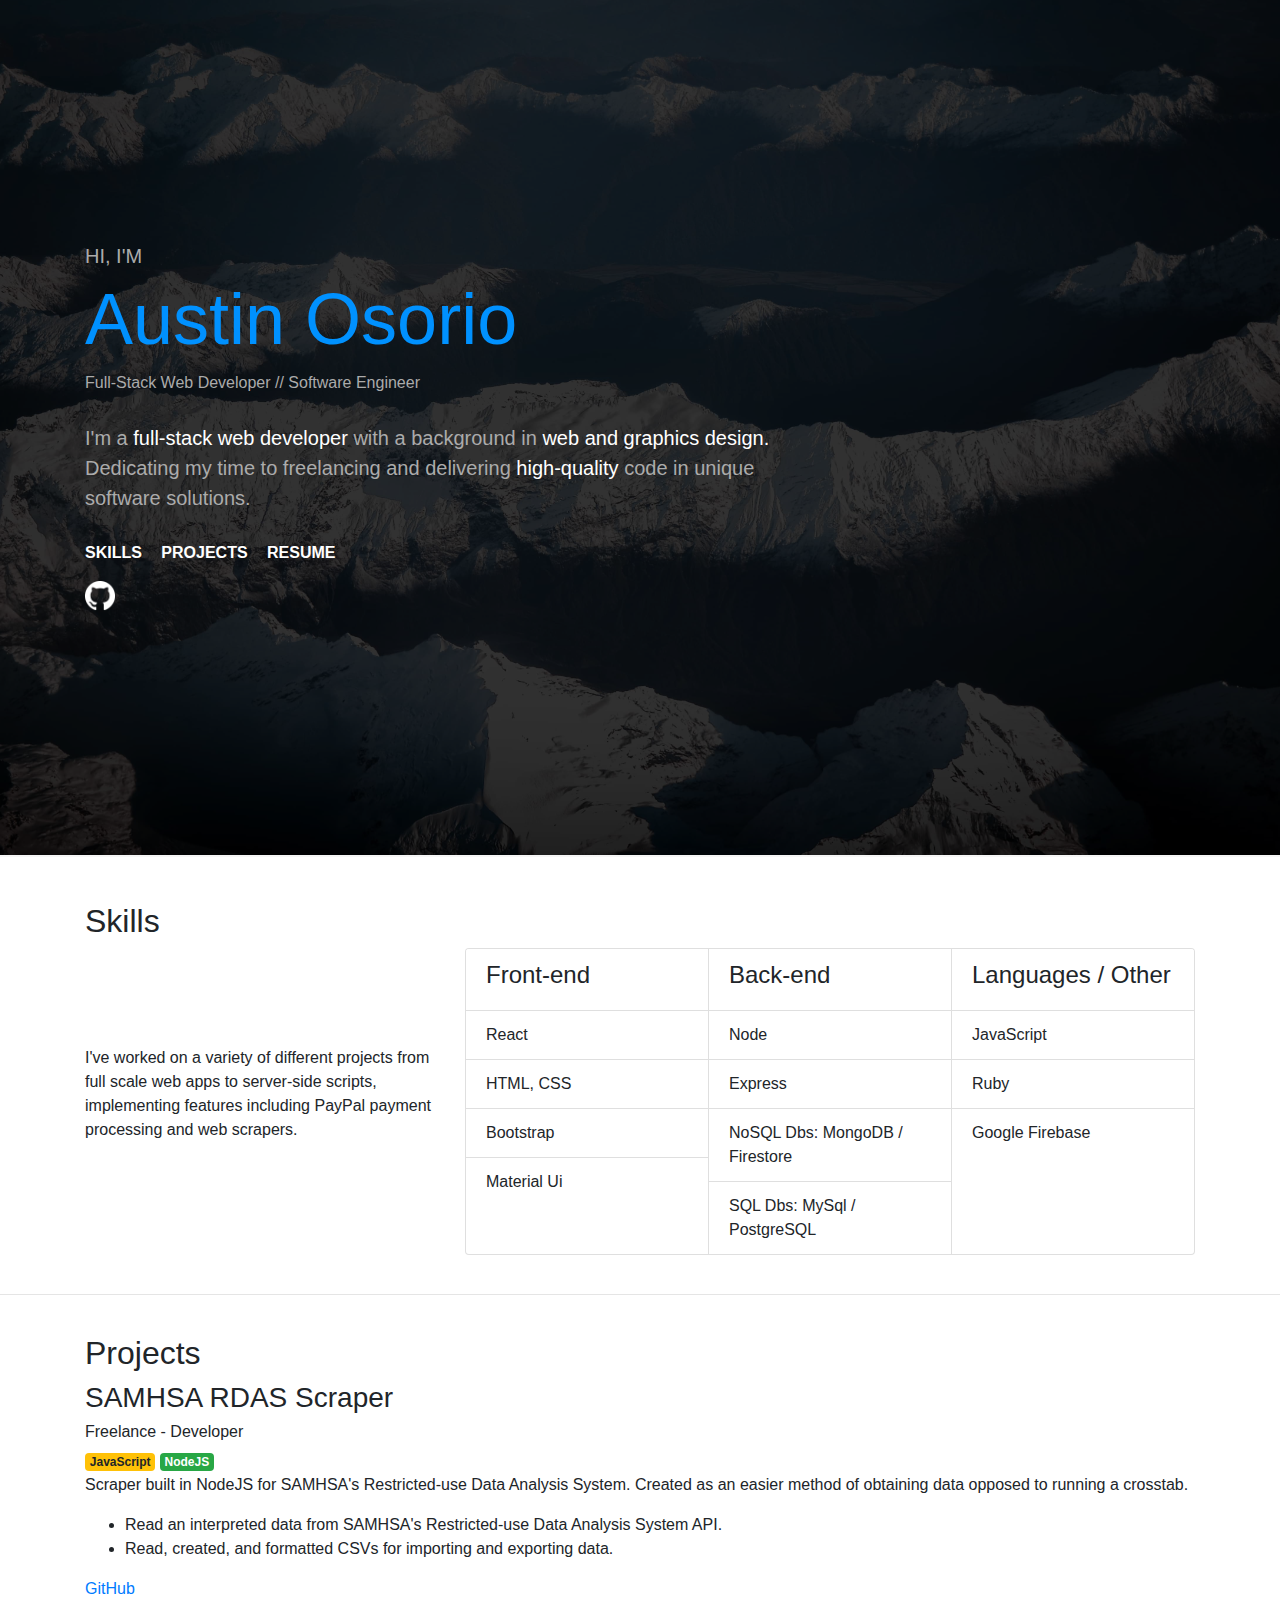
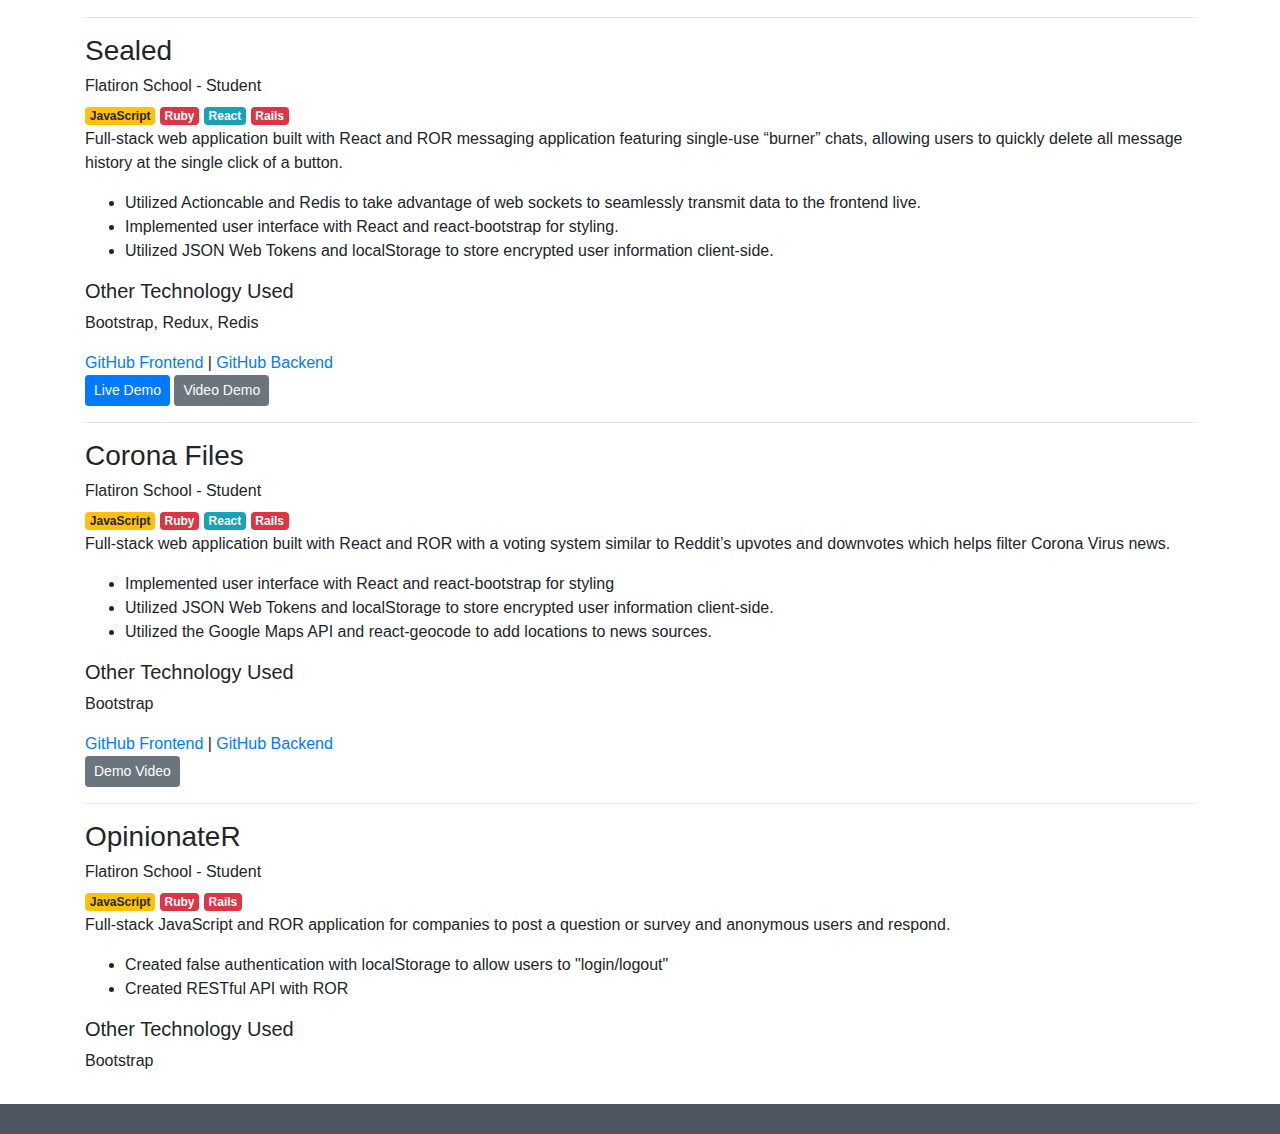
<file: index.html>
<!DOCTYPE html>
<html lang="en">
  <head>
    <meta charset="UTF-8" />
    <meta name="viewport" content="width=device-width, initial-scale=1.0" />
    <title>Austin Osorio</title>
    <link
      rel="stylesheet"
      href="https://stackpath.bootstrapcdn.com/bootstrap/4.5.2/css/bootstrap.min.css"
      integrity="sha384-JcKb8q3iqJ61gNV9KGb8thSsNjpSL0n8PARn9HuZOnIxN0hoP+VmmDGMN5t9UJ0Z"
      crossorigin="anonymous"
    />
    <link rel="stylesheet" href="./css/styles.css" />
  </head>

  <body>
    <a id="about"></a>
    <div class="jumbotron jumbo-padding row align-items-center">
      <div class="container">
        <div class="row">
          <div class="col-sm-8">
            <h5 class="grey-text">
              HI, I'M
            </h5>
            <h1 class="display-3 title">
              <strong>
                Austin Osorio
              </strong>
            </h1>
            <p class="sub-title">
                Full-Stack Web Developer // Software Engineer
            </p>

            <p  class="title-spacing lead">
              <strong>
                <span class="grey-text">I'm a</span> full-stack web developer <span class="grey-text">with a background in</span>  web and graphics design. 
                <span class="grey-text">Dedicating my time to freelancing and delivering</span> high-quality 
                <span class="grey-text">code in unique software solutions.</span>
              </strong>
            </p>
            <p>
              <span class="tab-spacing">
                <strong>
                  <a class="jumbo-links" href="#skills">
                    SKILLS
                  </a>
                </strong>
              </span>
              <span class="tab-spacing">
                <strong>
                  <a class="jumbo-links" href="#projects">
                    PROJECTS
                  </a>
                </strong>
              </span>
              <span class="tab-spacing">
              <strong>
                <a class="jumbo-links" href="./files/Resume_austin.pdf" download>
                  RESUME
                </a>
              </strong>
            </span>
            </p>
            <a href="https://github.com/austinoso">
              <img class="social-icon" src="./images/GitHub-Mark-Light-64px.png" />
            </a>    
          </div>
        </div>
      </div>
    </div>

    <div class="container spacing">
      <a id="skills"></a>
      <h2>Skills</h2>
      <div class="row align-items-center">
        <div class="col-sm-4">
          <p>
            I've worked on a variety of different projects from full scale web apps to server-side scripts, implementing features including PayPal payment processing and web scrapers.
          </p>
        </div>
        <div class="col-sm-8">
          <div class="card-group">
            <div class="card">
              <ul class="list-group list-group-flush">
                <li class="list-group-item">
                  <h4>Front-end</h4>
                </li>
                <li class="list-group-item">React</li>
                <li class="list-group-item">HTML, CSS</li>
                <li class="list-group-item">Bootstrap</li>
                <li class="list-group-item">Material Ui</li>
              </ul>
            </div>
            <div class="card">
              <ul class="list-group list-group-flush">
                <li class="list-group-item">
                  <h4>Back-end</h4>
                  <li class="list-group-item">Node</li>
                  <li class="list-group-item">Express</li>
                  <li class="list-group-item">NoSQL Dbs: MongoDB / Firestore</li>
                  <li class="list-group-item">SQL Dbs: MySql / PostgreSQL</li>
                </li>
              </ul>
            </div>
            <div class="card">
              <ul class="list-group list-group-flush">
                <li class="list-group-item">
                  <h4>Languages / Other</h4>
                </li>
                <li class="list-group-item">JavaScript</li>
                <li class="list-group-item">Ruby</li>
                <li class="list-group-item">Google Firebase</li>
    
              </ul>
            </div>
          </div>
        </div>
      </div>
    </div>
    <hr class="my-4" />

    <div class="container spacing">
      <a id="projects"></a>

      <h2>Projects</h2>
      <div>
        <h3>SAMHSA RDAS Scraper</h3>
        <h6>Freelance - Developer</h6>

        <span class="badge badge-warning">JavaScript</span>
        <span class="badge badge-success">NodeJS</span>
        <p>
          Scraper built in NodeJS for SAMHSA's Restricted-use Data Analysis System. Created as an easier method of obtaining data opposed to running a crosstab.
        </p>
        <ul>
          <li>
            Read an interpreted data from SAMHSA's Restricted-use Data Analysis System API.
          </li>
          <li>
            Read, created, and formatted CSVs for importing and exporting data. 
          </li>
        </ul>
        <a href="https://github.com/austinoso/samhsa-rdas-scraper">GitHub</a>
        <br />
      </div>
      <hr />
      <div>
        <h3>Sealed</h3>
        <h6>Flatiron School - Student</h6>

        <span class="badge badge-warning">JavaScript</span>
        <span class="badge badge-danger">Ruby</span>
        <span class="badge badge-info">React</span>
        <span class="badge badge-danger">Rails</span>
        <p>
          Full-stack web application built with React and ROR messaging
          application featuring single-use “burner” chats, allowing users to
          quickly delete all message history at the single click of a button.
        </p>
        <ul>
          <li>
            Utilized Actioncable and Redis to take advantage of web sockets to
            seamlessly transmit data to the frontend live.
          </li>
          <li>
            Implemented user interface with React and react-bootstrap for
            styling.
          </li>
          <li>
            Utilized JSON Web Tokens and localStorage to store encrypted user
            information client-side.
          </li>
        </ul>
        <h5>Other Technology Used</h5>
        <p>Bootstrap, Redux, Redis</p>
        <a href="https://github.com/austinoso/sealed-client">GitHub Frontend</a>
        <span> | </span>
        <a href="https://github.com/austinoso/capstone-messaging-api"
          >GitHub Backend</a
        >
        <br />
        <a
          href="https://sealed-client.herokuapp.com/"
          class="btn btn-primary btn-sm"
          >Live Demo</a
        >
        <a href="https://youtu.be/MEx6GdK1emY" class="btn btn-secondary btn-sm"
          >Video Demo</a
        >
      </div>
      <hr />
      <div>
        <h3>Corona Files</h3>
        <h6>Flatiron School - Student</h6>

        <span class="badge badge-warning">JavaScript</span>
        <span class="badge badge-danger">Ruby</span>
        <span class="badge badge-info">React</span>
        <span class="badge badge-danger">Rails</span>
        <p>
          Full-stack web application built with React and ROR with a voting
          system similar to Reddit’s upvotes and downvotes which helps filter Corona
          Virus news.
        </p>
        <ul>
          <li>
            Implemented user interface with React and react-bootstrap for
            styling
          </li>
          <li>
            Utilized JSON Web Tokens and localStorage to store encrypted user
            information client-side.
          </li>
          <li>
            Utilized the Google Maps API and react-geocode to add locations to
            news sources.
          </li>
        </ul>
        <h5>Other Technology Used</h5>
        <p>Bootstrap</p>
        <a href="https://github.com/austinoso/corona-files-client-mirror"
          >GitHub Frontend</a
        >
        <span> | </span>
        <a href="https://github.com/austinoso/corona-files-api-mirror"
          >GitHub Backend</a
        >
        <br />
        <a href="https://youtu.be/G5N-aHhG6z4" class="btn btn-secondary btn-sm"
          >Demo Video</a
        >
      </div>
      <hr />
      <div>
        <h3>OpinionateR</h3>
        <h6>Flatiron School - Student</h6>

        <span class="badge badge-warning">JavaScript</span>
        <span class="badge badge-danger">Ruby</span>
        <span class="badge badge-danger">Rails</span>
        <p>
          Full-stack JavaScript and ROR application for companies to post a
          question or survey and anonymous users and respond.
        </p>
        <ul>
          <li>
            Created false authentication with localStorage to allow users to
            "login/logout"
          </li>
          <li>
            Created RESTful API with ROR
          </li>
        </ul>
        <h5>Other Technology Used</h5>
        <p>Bootstrap</p>
      </div>
    </div>

    <footer></footer>
    <script
      src="https://code.jquery.com/jquery-3.5.1.slim.min.js"
      integrity="sha384-DfXdz2htPH0lsSSs5nCTpuj/zy4C+OGpamoFVy38MVBnE+IbbVYUew+OrCXaRkfj"
      crossorigin="anonymous"
    ></script>
    <script
      src="https://cdn.jsdelivr.net/npm/popper.js@1.16.1/dist/umd/popper.min.js"
      integrity="sha384-9/reFTGAW83EW2RDu2S0VKaIzap3H66lZH81PoYlFhbGU+6BZp6G7niu735Sk7lN"
      crossorigin="anonymous"
    ></script>
    <script
      src="https://stackpath.bootstrapcdn.com/bootstrap/4.5.2/js/bootstrap.min.js"
      integrity="sha384-B4gt1jrGC7Jh4AgTPSdUtOBvfO8shuf57BaghqFfPlYxofvL8/KUEfYiJOMMV+rV"
      crossorigin="anonymous"
    ></script>
  </body>
</html>
</file>
<file: css/styles.css>
body {
  overflow-x: hidden;
}

.side-padding {
  padding: 5px 10%;
}

.title {
  color: #0091ff;
}

.sub-title {
  color: #ababab;
  font-size: 1em;
}

.spacing {
  padding-top: 15px;
  padding-bottom: 15px;
}

.title-spacing {
  padding: 12px 0;
}

.social-icon {
  height: 30px;
  margin-right: 15px;
}

.circle-img {
  height: 140px;
  border-radius: 50%;
  border: 5px;
  border-color: rgba(0, 156, 255, 20%);
  border-style: solid;
  margin: 30px;
}

.jumbotron {
  background-color: rgba(0, 0, 0, 0.8);
  height: 95vh;
  min-height: 800px;
  background-blend-mode: overlay;
  background-image: url("../images/background.jpg");
  background-size: cover;
  background-repeat: no-repeat;
  background-attachment: fixed;
  background-position: bottom;
  background-attachment: scroll;
  box-shadow: 0px 2px rgba(63, 63, 63, 0.05);
  color: white;
}

footer {
  padding: 15px;
  background-color: #4e5661;
}

.grey-text {
  color: #ababab;
}

.tab-spacing {
  padding-right: 15px;
}

.jumbo-links {
  color: white;
}

.jumbo-links:hover {
  color: #ababab;
  text-decoration: none;
}
</file>
